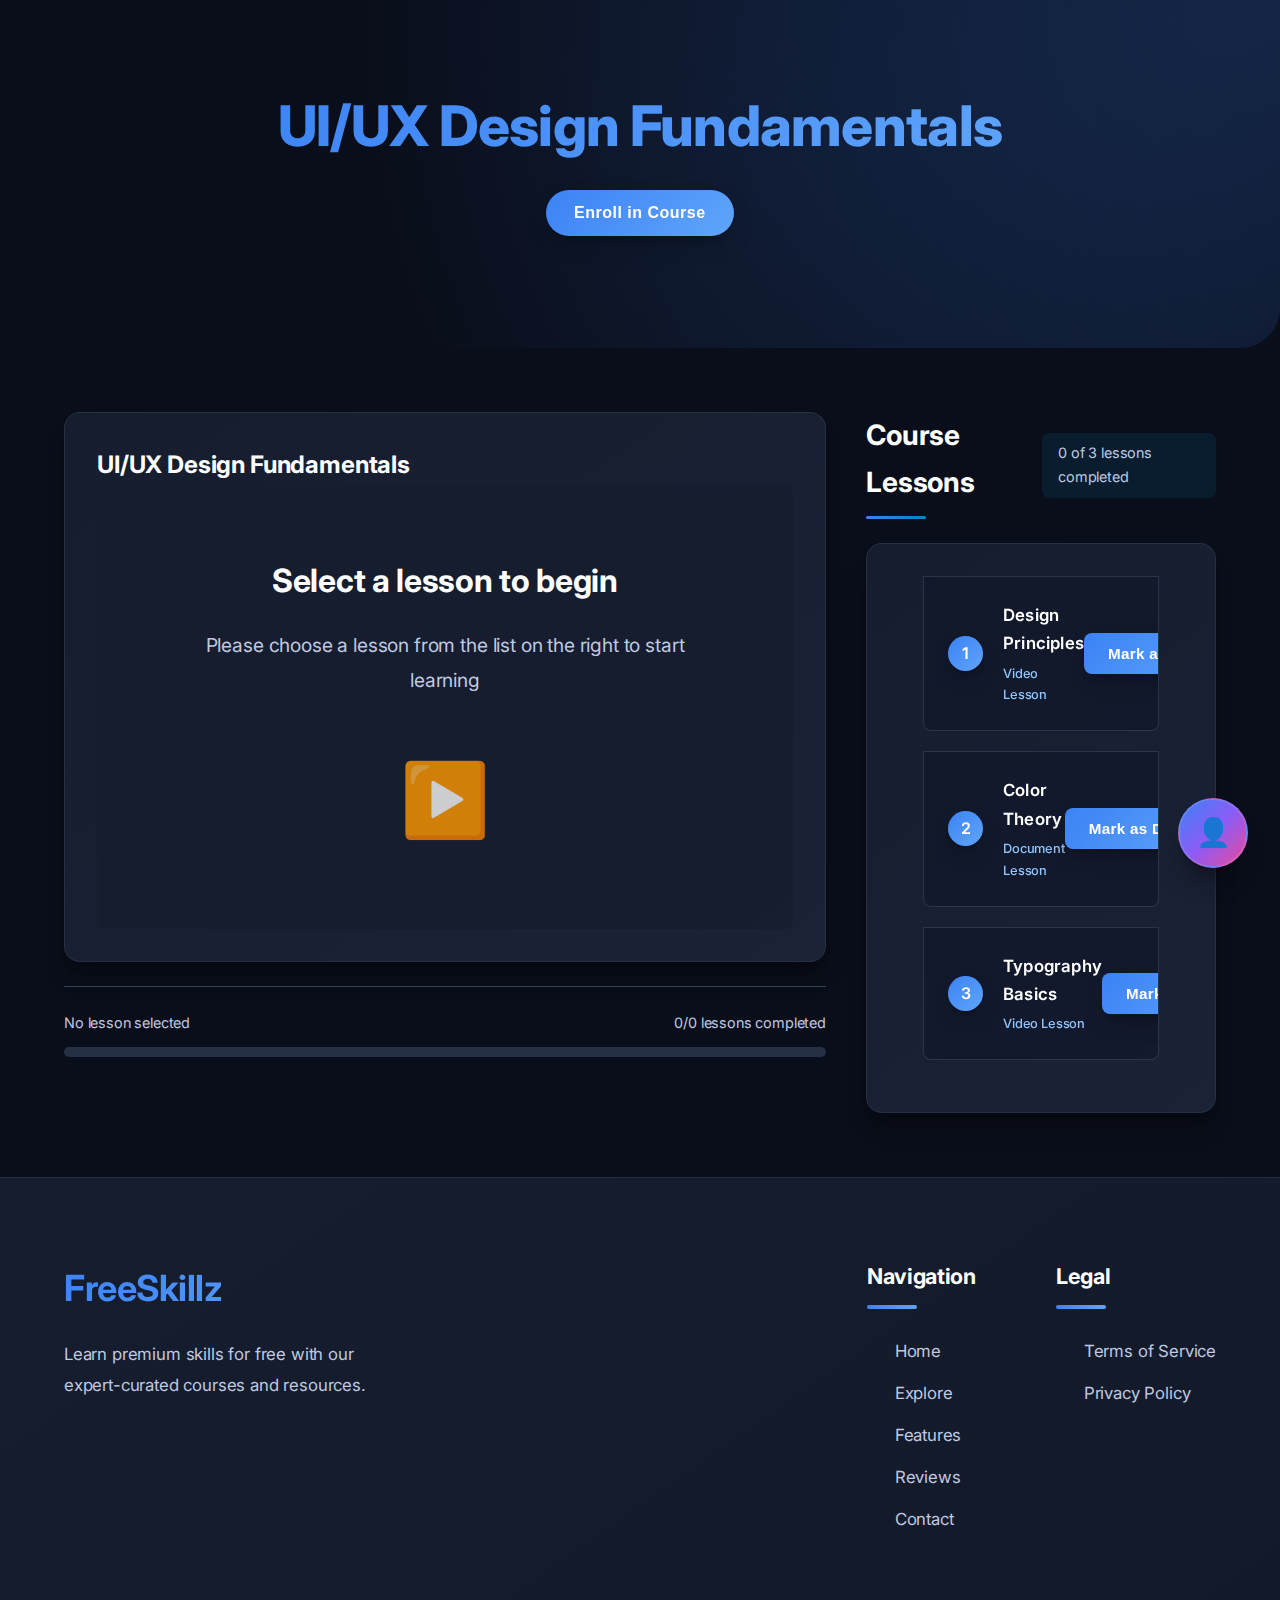
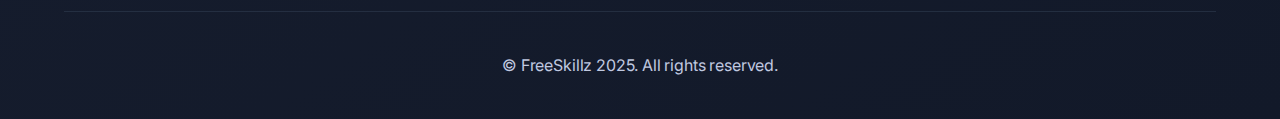
<file: design.html>
<!DOCTYPE html>
<html lang="en">
<head>
    <meta charset="UTF-8">
    <meta name="viewport" content="width=device-width, initial-scale=1.0">
    <title>UI/UX Design Fundamentals - FreeSkillz</title>
    <link rel="stylesheet" href="assets/css/style.css">
    <link href="https://fonts.googleapis.com/css2?family=Inter:wght@300;400;500;600;700;800&display=swap" rel="stylesheet">
    <script src="https://cdnjs.cloudflare.com/ajax/libs/gsap/3.12.2/gsap.min.js"></script>
</head>
<body>


    <!-- Login Modal -->
    <div id="login-modal" class="modal" style="display: none;">
        <div class="modal-content">
            <span class="close" onclick="closeLoginModal()">&times;</span>
            <h2>Log In</h2>
            <p>Enter your name to continue:</p>
            <input type="text" id="user-name-input" placeholder="Your Name" class="login-input">
            <button class="btn btn-primary" onclick="loginUser()">Log In</button>
        </div>
    </div>

    <!-- Course Header -->
    <section class="course-header">
        <div class="course-header-container">
            <h1 id="course-title">UI/UX Design Fundamentals</h1>
            <button id="enroll-btn" class="btn btn-primary" onclick="enrollInCourse('design')">Enroll in Course</button>
        </div>
    </section>

    <!-- Course Content Section -->
    <section class="course-content-section">
        <div class="container">
            <div class="course-layout">
                <!-- Player Section (Left) -->
                <div class="player-section">
                    <div class="player-container">
                        <!-- Course Title at the top of player -->
                        <h2 id="player-course-title" class="course-title-header">UI/UX Design Fundamentals</h2>
                        
                        <div id="player-placeholder" class="player-placeholder">
                            <div class="player-placeholder-content">
                                <h3>Select a lesson to begin</h3>
                                <p>Please choose a lesson from the list on the right to start learning</p>
                                <div class="player-placeholder-icon">▶️</div>
                            </div>
                        </div>
                        <iframe id="lesson-player" class="lesson-player" frameborder="0" 
                            allow="accelerometer; autoplay; clipboard-write; encrypted-media; gyroscope; picture-in-picture" 
                            allowfullscreen></iframe>
                        <div id="document-viewer" class="document-viewer" style="display: none;">
                            <h3 id="document-title">Document Lesson</h3>
                            <p>This is a document lesson. Please click the button below to access the document:</p>
                            <a id="document-link" href="#" target="_blank" class="btn btn-primary">View Document</a>
                        </div>
                    </div>
                    
                    <!-- Lesson Progress Tracker -->
                    <div class="lesson-progress">
                        <div class="progress-info">
                            <span id="current-lesson">No lesson selected</span>
                            <span id="lesson-counter">0/0 lessons completed</span>
                        </div>
                        <div class="progress-bar">
                            <div id="progress-fill" class="progress-fill"></div>
                        </div>
                    </div>
                </div>
                
                <!-- Lessons List (Right) -->
                <div class="lessons-section">
                    <div class="lessons-header">
                        <h2>Course Lessons</h2>
                        <div class="course-stats">
                            <span id="completed-count">0</span> of <span id="total-count">0</span> lessons completed
                        </div>
                    </div>
                    <div id="lessons-list" class="lessons-list-sidebar">
                        <!-- Lessons will be loaded dynamically -->
                    </div>
                </div>
            </div>
        </div>
    </section>

    <!-- Footer -->
    <footer class="footer">
        <div class="container">
            <div class="footer-content">
                <div class="footer-logo">
                    <h2>FreeSkillz</h2>
                    <p>Learn premium skills for free with our expert-curated courses and resources.</p>
                </div>
                <div class="footer-links">
                    <div class="footer-column">
                        <h4>Navigation</h4>
                        <ul>
                            <li><a href="index.html#home">Home</a></li>
                            <li><a href="index.html#explore">Explore</a></li>
                            <li><a href="index.html#features">Features</a></li>
                            <li><a href="index.html#reviews">Reviews</a></li>
                            <li><a href="index.html#contact">Contact</a></li>
                        </ul>
                    </div>
                    <div class="footer-column">
                        <h4>Legal</h4>
                        <ul>
                            <li><a href="#">Terms of Service</a></li>
                            <li><a href="#">Privacy Policy</a></li>
                        </ul>
                    </div>
                </div>
            </div>
            <div class="footer-bottom">
                <p>&copy; FreeSkillz 2025. All rights reserved.</p>
            </div>
        </div>
    </footer>

    <!-- Profile Button -->
    <div class="profile-button" onclick="window.location.href='profile.html'">
        <span>👤</span>
    </div>

    <script src="assets/js/data.js"></script>
    <script src="assets/js/app.js"></script>
    <script>
        // Load course details when page loads
        document.addEventListener('DOMContentLoaded', function() {
            checkLoginStatus(); // Check login status first
            loadCourseDetails();
        });
        
        // Load course details
        function loadCourseDetails() {
            const courseData = {
                "id": "design",
                "title": "UI/UX Design Fundamentals",
                "lessons": [
                    { "title": "Design Principles", "type": "video", "url": "https://www.youtube.com/embed/QeTbD3XEjhI" },
                    { "title": "Color Theory", "type": "doc", "url": "https://docs.google.com/document/d/1uWDPhFdwGxJioi5DkEGRQpXyJUQqvjZF/edit" },
                    { "title": "Typography Basics", "type": "video", "url": "https://www.youtube.com/embed/sByzHoiYFX0" }
                ]
            };
            
            // Update course title in player
            document.getElementById('player-course-title').textContent = courseData.title;
            
            // Update total lesson count
            document.getElementById('total-count').textContent = courseData.lessons.length;
            
            // Load lessons
            const lessonsList = document.getElementById('lessons-list');
            lessonsList.innerHTML = '';
            
            // Get completed lessons from localStorage
            const completedLessons = JSON.parse(localStorage.getItem(`completedLessons_${courseData.id}`) || '[]');
            
            // Update completed count
            document.getElementById('completed-count').textContent = completedLessons.length;
            
            // Update progress bar
            updateProgress(courseData.lessons.length, completedLessons.length);
            
            courseData.lessons.forEach((lesson, index) => {
                const lessonElement = document.createElement('div');
                lessonElement.className = 'lesson-item';
                lessonElement.setAttribute('data-lesson-index', index);
                
                // Check if lesson is completed
                const isCompleted = completedLessons.includes(index);
                const completedClass = isCompleted ? 'completed' : '';
                const completedText = isCompleted ? 'Completed' : 'Mark as Done';
                
                lessonElement.innerHTML = `
                    <div class="lesson-info ${completedClass}">
                        <div class="lesson-index">${index + 1}</div>
                        <div class="lesson-details">
                            <div class="lesson-title">${lesson.title}</div>
                            <div class="lesson-type">${lesson.type === 'video' ? 'Video Lesson' : 'Document Lesson'}</div>
                        </div>
                    </div>
                    <button class="btn-mark ${isCompleted ? 'completed' : ''}" onclick="markLessonAsDone('${courseData.id}', ${index}, this)">
                        ${completedText}
                    </button>
                `;
                
                // Add click event to load lesson
                lessonElement.addEventListener('click', function(e) {
                    if (!e.target.classList.contains('btn-mark')) {
                        loadLesson(lesson, index, courseData.lessons.length);
                    }
                });
                
                lessonsList.appendChild(lessonElement);
            });
        }
        
        // Load lesson in player
        function loadLesson(lesson, index, totalLessons) {
            const playerPlaceholder = document.getElementById('player-placeholder');
            const lessonPlayer = document.getElementById('lesson-player');
            const documentViewer = document.getElementById('document-viewer');
            const documentLink = document.getElementById('document-link');
            const documentTitle = document.getElementById('document-title');
            
            // Update current lesson info
            document.getElementById('current-lesson').textContent = `Lesson ${index + 1}: ${lesson.title}`;
            
            if (lesson.type === 'video') {
                playerPlaceholder.style.display = 'none';
                documentViewer.style.display = 'none';
                lessonPlayer.style.display = 'block';
                lessonPlayer.src = lesson.url;
            } else {
                playerPlaceholder.style.display = 'none';
                lessonPlayer.style.display = 'none';
                documentViewer.style.display = 'block';
                documentTitle.textContent = lesson.title;
                documentLink.href = lesson.url;
            }
            
            // Highlight selected lesson
            document.querySelectorAll('.lesson-item').forEach(item => {
                item.classList.remove('active');
            });
            document.querySelector(`.lesson-item[data-lesson-index="${index}"]`).classList.add('active');
            
            // Update lesson counter
            document.getElementById('lesson-counter').textContent = `${index + 1}/${totalLessons} lessons`;
        }
        
        // Mark lesson as done
        function markLessonAsDone(courseId, lessonIndex, button) {
            // Get completed lessons from localStorage
            let completedLessons = JSON.parse(localStorage.getItem(`completedLessons_${courseId}`) || '[]');
            
            // Check if lesson is already completed
            const isCompleted = completedLessons.includes(lessonIndex);
            
            if (isCompleted) {
                // Remove from completed lessons
                completedLessons = completedLessons.filter(index => index !== lessonIndex);
                button.textContent = 'Mark as Done';
                button.classList.remove('completed');
                
                // Update lesson info
                button.parentElement.querySelector('.lesson-info').classList.remove('completed');
            } else {
                // Add to completed lessons
                completedLessons.push(lessonIndex);
                button.textContent = 'Completed';
                button.classList.add('completed');
                
                // Update lesson info
                button.parentElement.querySelector('.lesson-info').classList.add('completed');
            }
            
            // Save to localStorage
            localStorage.setItem(`completedLessons_${courseId}`, JSON.stringify(completedLessons));
            
            // Update UI elements
            document.getElementById('completed-count').textContent = completedLessons.length;
            updateProgress(document.querySelectorAll('.lesson-item').length, completedLessons.length);
        }
        
        // Update progress bar
        function updateProgress(totalLessons, completedLessons) {
            const progressPercentage = totalLessons > 0 ? (completedLessons / totalLessons) * 100 : 0;
            document.getElementById('progress-fill').style.width = `${progressPercentage}%`;
        }
        
        // Enroll in a course
        function enrollInCourse(courseId) {
            // Check if user has already provided their name
            let userName = localStorage.getItem('userName');
            
            if (!userName) {
                userName = prompt('Please enter your name to enroll in this course:');
                if (!userName) return;
                localStorage.setItem('userName', userName);
            }
            
            // Get current enrollments
            let enrollments = JSON.parse(localStorage.getItem('enrollments') || '[]');
            
            // Add course to enrollments if not already enrolled
            if (!enrollments.includes(courseId)) {
                enrollments.push(courseId);
                localStorage.setItem('enrollments', JSON.stringify(enrollments));
                alert(`Successfully enrolled in the course! Welcome, ${userName}!`);
            } else {
                alert(`You are already enrolled in this course, ${userName}!`);
            }
        }
    </script>
</body>
</html>
</file>
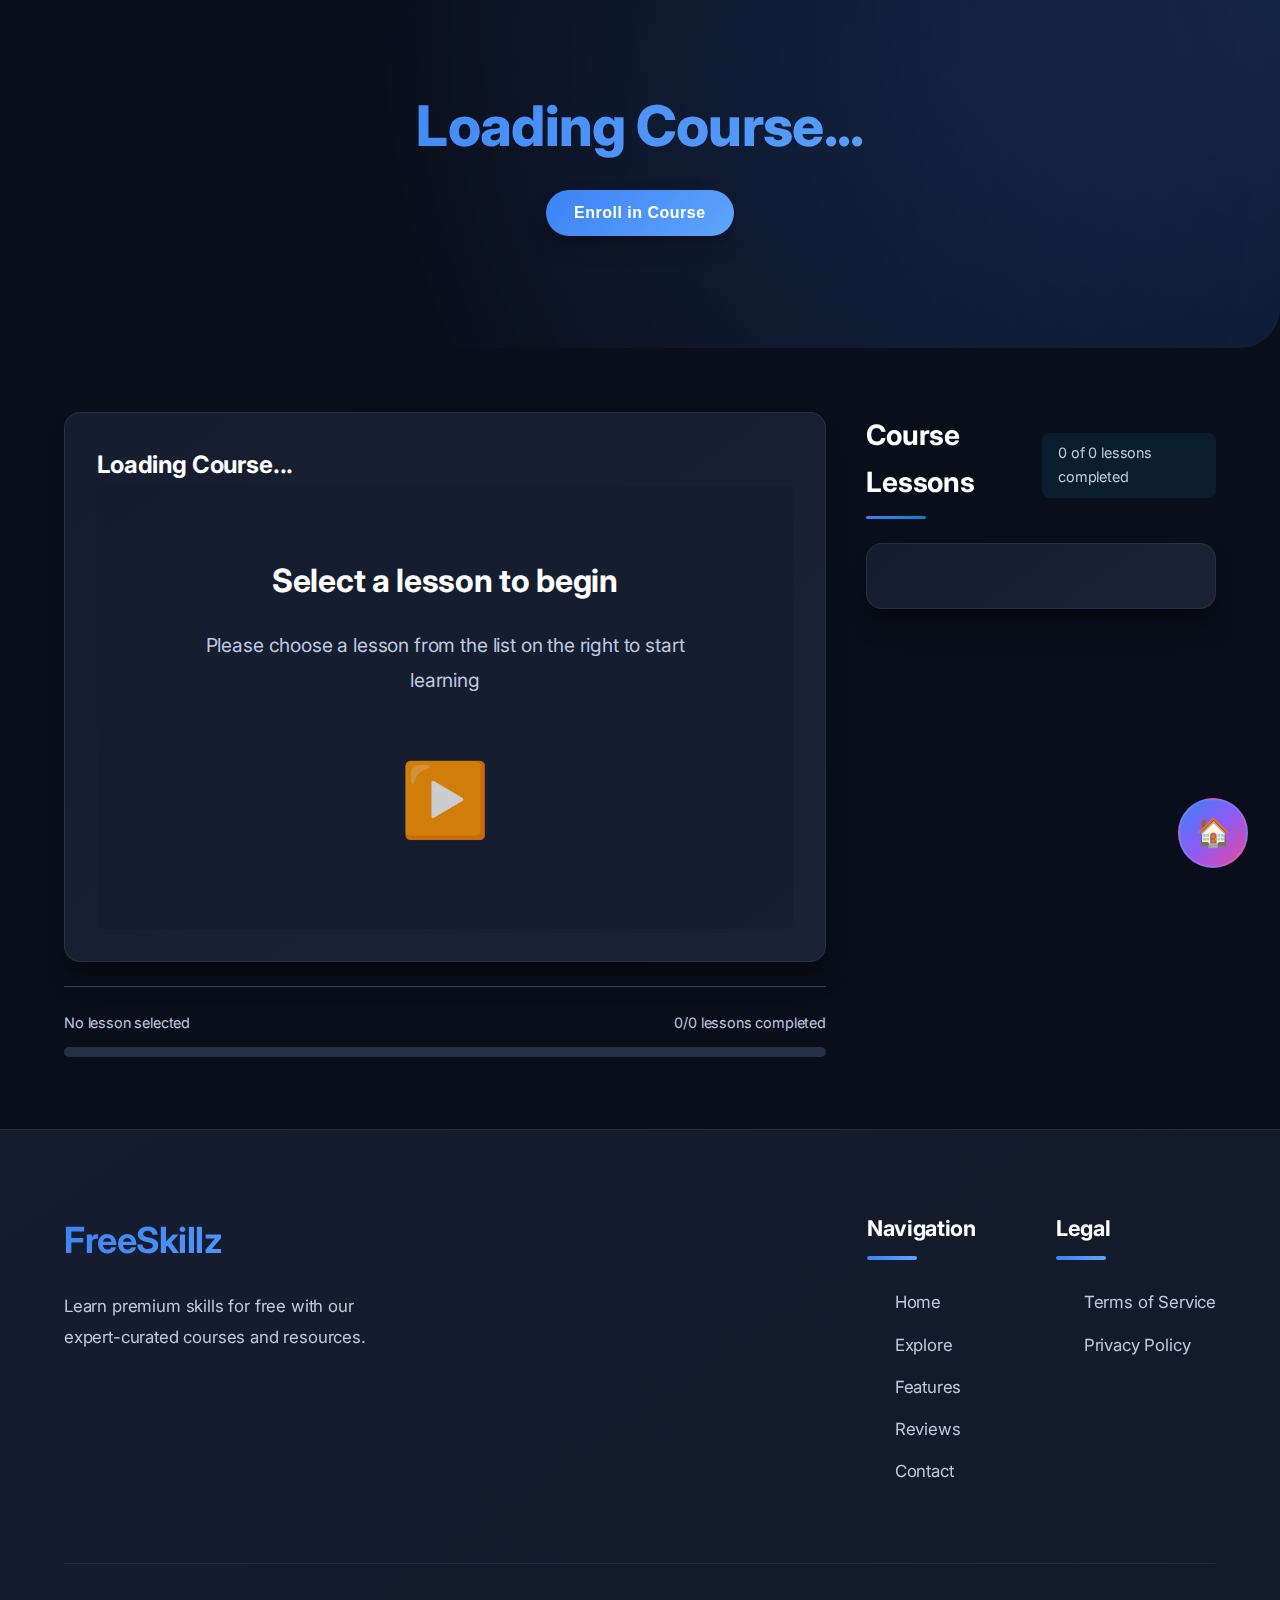
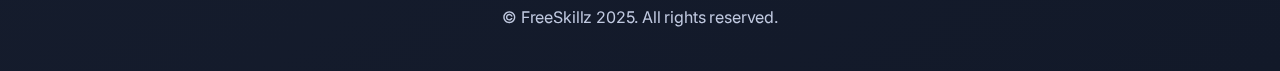
<file: python.html>
<!DOCTYPE html>
<html lang="en">
<head>
    <meta charset="UTF-8">
    <meta name="viewport" content="width=device-width, initial-scale=1.0">
    <title>Redirecting to Python for Everyone - FreeSkillz</title>
    <meta http-equiv="refresh" content="0; url=course.html?course=python">
</head>
<body>
    <p>If you are not redirected automatically, follow this <a href="course.html?course=python">link to the course</a>.</p>
</body>
</html>
</file>
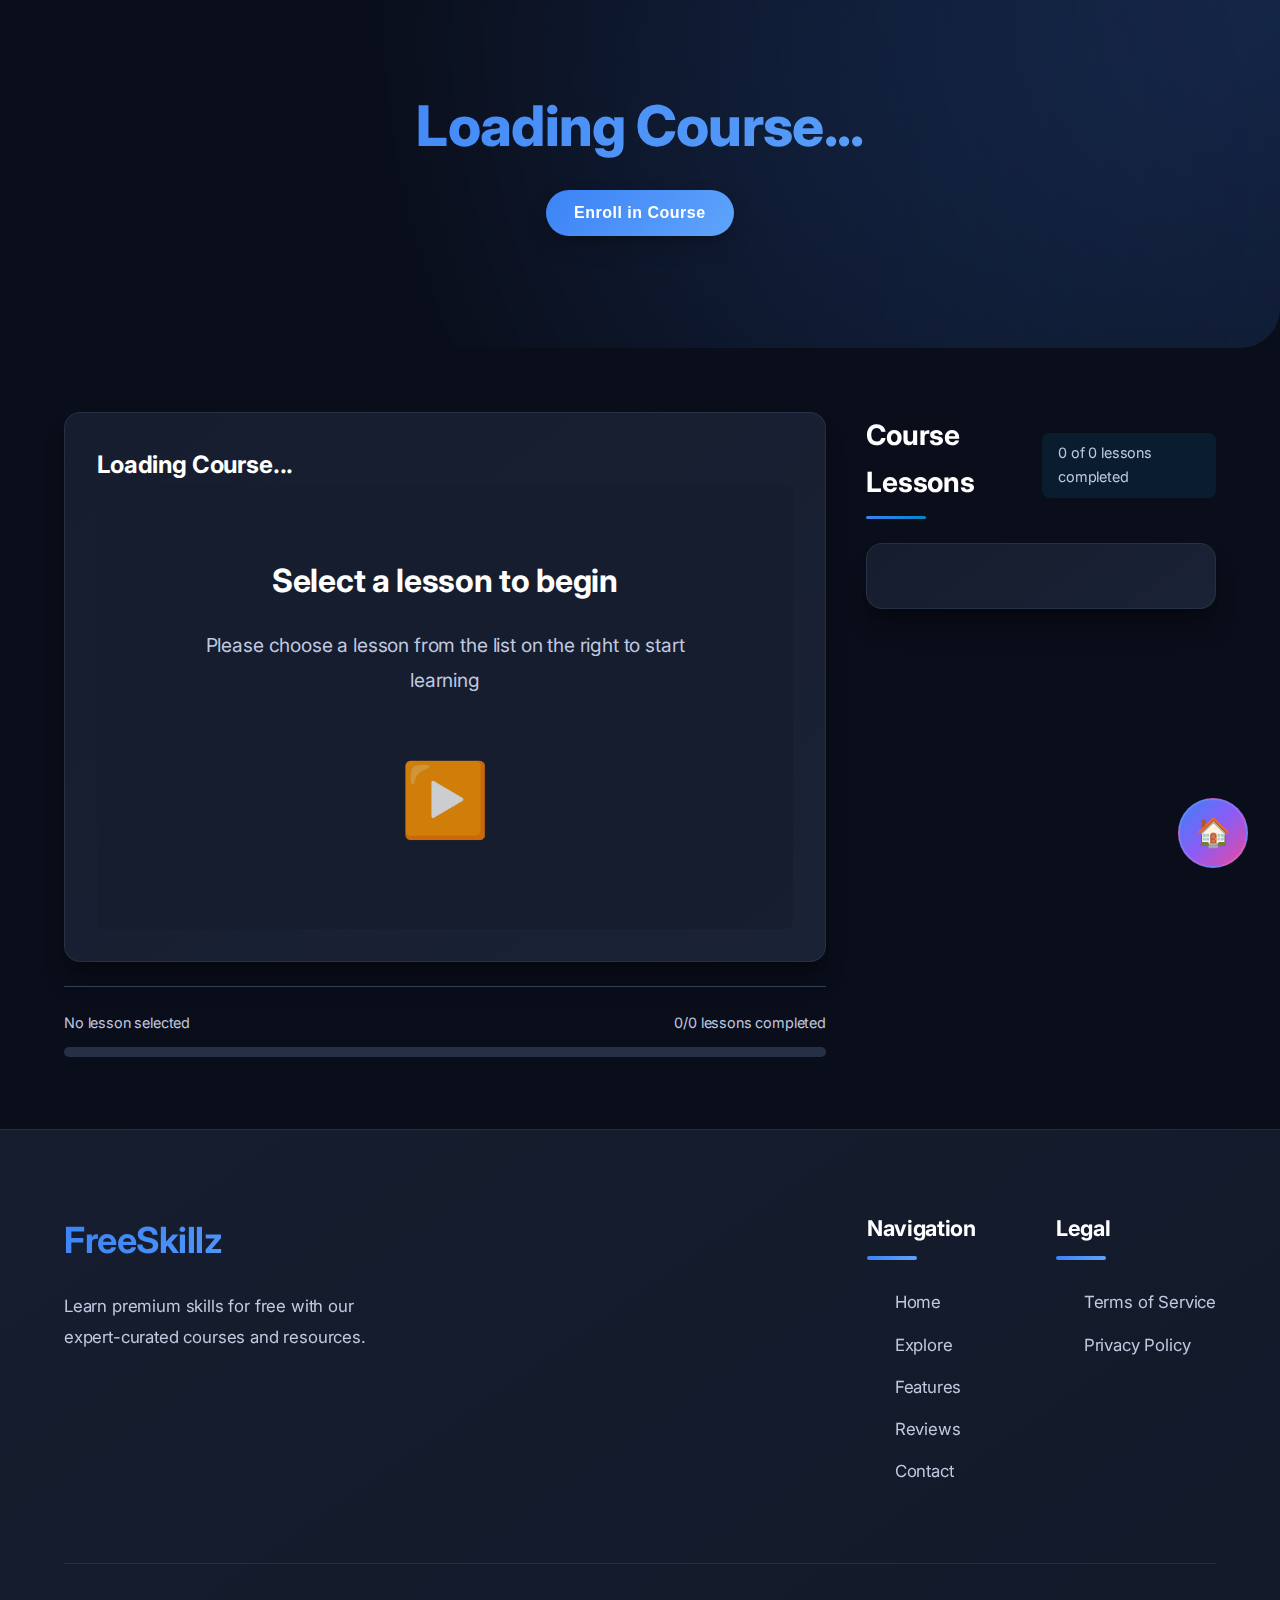
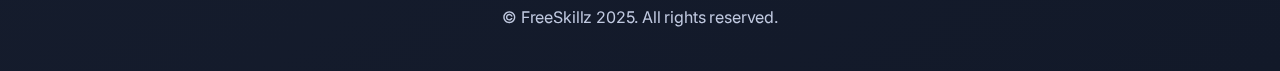
<file: webdev.html>
<!DOCTYPE html>
<html lang="en">
<head>
    <meta charset="UTF-8">
    <meta name="viewport" content="width=device-width, initial-scale=1.0">
    <title>Redirecting to Full Stack Web Development - FreeSkillz</title>
    <meta http-equiv="refresh" content="0; url=course.html?course=webdev">
</head>
<body>
    <p>If you are not redirected automatically, follow this <a href="course.html?course=webdev">link to the course</a>.</p>
</body>
</html>
</file>
<file: assets/css/style.css>
/* Base Styles - Dark Mode */
:root {
    --bg-dark: #0a0e1a;
    --bg-card: #161d2e;
    --bg-light: #253047;
    --text-primary: #ffffff;
    --text-secondary: #c0c9e0;
    --accent: #3b82f6;
    --accent-hover: #2563eb;
    --accent-light: #93c5fd;
    --success: #10b981;
    --warning: #f59e0b;
    --danger: #ef4444;
    --border: #334155;
    --shadow: 0 10px 25px -5px rgba(0, 0, 0, 0.25), 0 8px 10px -6px rgba(0, 0, 0, 0.2);
    --shadow-lg: 0 20px 25px -5px rgba(0, 0, 0, 0.3), 0 8px 10px -6px rgba(0, 0, 0, 0.25);
    --shadow-xl: 0 25px 50px -12px rgba(0, 0, 0, 0.4);
    --shadow-inner: inset 0 2px 4px 0 rgba(0, 0, 0, 0.06);
    --shadow-premium: 0 25px 50px -12px rgba(59, 130, 246, 0.25);
    --radius: 1rem;
    --radius-sm: 0.5rem;
    --transition: all 0.4s cubic-bezier(0.22, 0.61, 0.36, 1);
    --transition-fast: all 0.2s cubic-bezier(0.22, 0.61, 0.36, 1);
    --gradient-primary: linear-gradient(135deg, var(--accent), #60a5fa);
    --gradient-secondary: linear-gradient(135deg, #8b5cf6, #ec4899);
    --gradient-accent: linear-gradient(135deg, var(--accent), #818cf8);
    --gradient-premium: linear-gradient(135deg, #3b82f6, #8b5cf6, #ec4899);
}

html {
    scroll-behavior: smooth;
}

* {
    margin: 0;
    padding: 0;
    box-sizing: border-box;
}

::-webkit-scrollbar {
    width: 8px;
}

::-webkit-scrollbar-track {
    background: var(--bg-dark);
}

::-webkit-scrollbar-thumb {
    background: var(--gradient-primary);
    border-radius: 4px;
}

::-webkit-scrollbar-thumb:hover {
    background: var(--gradient-premium);
}

body {
    font-family: 'Inter', sans-serif;
    background-color: var(--bg-dark);
    color: var(--text-primary);
    line-height: 1.7;
    overflow-x: hidden;
    font-size: 16px;
    font-weight: 400;
    letter-spacing: -0.01em;
}

.container {
    max-width: 1200px;
    margin: 0 auto;
    padding: 0 1.5rem;
}

.btn {
    display: inline-flex;
    align-items: center;
    justify-content: center;
    padding: 0.875rem 1.75rem;
    border-radius: 50px; /* More curved buttons */
    font-weight: 600;
    font-size: 1rem;
    cursor: pointer;
    transition: var(--transition);
    border: none;
    text-decoration: none;
    text-align: center;
    position: relative;
    overflow: hidden;
    letter-spacing: 0.5px;
    box-shadow: var(--shadow);
    transform: translateY(0);
    will-change: transform, box-shadow;
}

.btn::before {
    content: '';
    position: absolute;
    top: 0;
    left: -100%;
    width: 100%;
    height: 100%;
    background: linear-gradient(90deg, transparent, rgba(255, 255, 255, 0.2), transparent);
    transition: 0.5s;
}

.btn:hover::before {
    left: 100%;
}

.btn:hover {
    transform: translateY(-3px);
    box-shadow: var(--shadow-lg);
}

.btn-primary {
    background: var(--gradient-primary);
    color: var(--text-primary);
    box-shadow: var(--shadow);
}

.btn-primary:hover {
    background: var(--gradient-accent);
    transform: translateY(-5px);
    box-shadow: var(--shadow-xl);
}

.btn-outline {
    background-color: transparent;
    color: var(--accent);
    border: 2px solid var(--accent);
}

.btn-outline:hover {
    background-color: var(--accent);
    color: var(--text-primary);
    transform: translateY(-5px);
    box-shadow: var(--shadow-xl);
}

.btn-secondary {
    background: var(--gradient-secondary);
    color: var(--text-primary);
    box-shadow: var(--shadow);
}

.btn-secondary:hover {
    transform: translateY(-5px);
    box-shadow: var(--shadow-xl);
}

.text-center {
    text-align: center;
}

.section-padding {
    padding: 6rem 0;
}

.animate-fade-in {
    opacity: 0;
    animation: fadeIn 0.8s ease-out forwards;
}

@keyframes fadeIn {
    to {
        opacity: 1;
        transform: translateY(0);
    }
}

.animate-slide-up {
    opacity: 0;
    transform: translateY(20px);
    animation: slideUp 0.8s ease-out forwards;
}

@keyframes slideUp {
    to {
        opacity: 1;
        transform: translateY(0);
    }
}

/* Hero Section - Dark Mode */
.hero {
    padding: 6rem 0 8rem;
    background: radial-gradient(circle at top right, rgba(59, 130, 246, 0.15) 0%, rgba(10, 14, 26, 1) 70%);
    text-align: center;
    position: relative;
    overflow: hidden;
    border-radius: 0 0 40px 40px; /* Curved bottom corners */
}

.hero::before {
    content: '';
    position: absolute;
    top: -50%;
    left: -50%;
    width: 200%;
    height: 200%;
    background: radial-gradient(circle, rgba(59, 130, 246, 0.2) 0%, transparent 70%);
    animation: rotate 25s linear infinite;
    z-index: -1;
}

@keyframes rotate {
    from { transform: rotate(0deg); }
    to { transform: rotate(360deg); }
}

.hero-container {
    max-width: 900px;
    margin: 0 auto;
    padding: 0 2rem;
    position: relative;
    z-index: 1;
}

.hero-title {
    font-size: 4rem;
    font-weight: 800;
    margin-bottom: 1.75rem;
    line-height: 1.1;
    background: var(--gradient-primary);
    -webkit-background-clip: text;
    -webkit-text-fill-color: transparent;
    background-clip: text;
    animation: fadeInDown 1s ease-out;
    letter-spacing: -1.5px;
    word-spacing: 2px;
}

@keyframes fadeInDown {
    from {
        opacity: 0;
        transform: translateY(-30px);
    }
    to {
        opacity: 1;
        transform: translateY(0);
    }
}

.hero-subtext {
    font-size: 1.5rem;
    margin-bottom: 3rem;
    color: var(--text-secondary);
    max-width: 750px;
    margin-left: auto;
    margin-right: auto;
    animation: fadeInUp 1s ease-out 0.3s forwards;
    opacity: 0;
    line-height: 1.75;
    letter-spacing: -0.02em;
}

@keyframes fadeInUp {
    from {
        opacity: 0;
        transform: translateY(30px) rotate(2deg);
    }
    to {
        opacity: 1;
        transform: translateY(0) rotate(0deg);
    }
}

.hero-buttons {
    display: flex;
    justify-content: center;
    gap: 1.75rem;
    margin-bottom: 5rem;
    flex-wrap: wrap;
    animation: fadeIn 1s ease-out 0.6s forwards;
    opacity: 0;
}

.hero-stats {
    display: flex;
    justify-content: center;
    gap: 5rem;
    flex-wrap: wrap;
    animation: fadeIn 1s ease-out 0.9s forwards;
    opacity: 0;
}

.stat {
    text-align: center;
    padding: 1.5rem;
    border-radius: 20px; /* More curved borders */
    background: rgba(22, 29, 46, 0.6);
    backdrop-filter: blur(10px);
    box-shadow: var(--shadow);
    transition: var(--transition);
    opacity: 0;
    transform: translateY(20px);
}

.stat:nth-child(1) { animation: slideUp 0.5s ease-out 0.9s forwards; }
.stat:nth-child(2) { animation: slideUp 0.5s ease-out 1.0s forwards; }
.stat:nth-child(3) { animation: slideUp 0.5s ease-out 1.1s forwards; }
.stat:nth-child(4) { animation: slideUp 0.5s ease-out 1.2s forwards; }

.stat:hover {
    transform: translateY(-8px);
    box-shadow: var(--shadow-xl), var(--shadow-premium);
    background: rgba(59, 130, 246, 0.15);
    border: 1px solid rgba(59, 130, 246, 0.3);
}

.stat-number {
    display: block;
    font-size: 3rem;
    font-weight: 800;
    color: var(--accent);
    margin-bottom: 0.75rem;
    text-shadow: 0 0 30px rgba(59, 130, 246, 0.5);
    background: var(--gradient-primary);
    -webkit-background-clip: text;
    -webkit-text-fill-color: transparent;
    background-clip: text;
    animation: gradientShift 3s ease infinite;
    background-size: 200% 200%;
}

.stat-label {
    display: block;
    color: var(--text-secondary);
    font-size: 1.1rem;
    font-weight: 500;
    letter-spacing: 0.5px;
}

/* Courses Section - Dark Mode */
.courses {
    padding: 6rem 0;
    background-color: var(--bg-dark);
}

.section-title {
    text-align: center;
    font-size: 2.75rem;
    font-weight: 800;
    margin-bottom: 1.75rem;
    color: var(--text-primary);
    position: relative;
    letter-spacing: -0.75px;
    animation: fadeInUp 0.8s ease-out;
    word-spacing: 1px;
}

.section-title::after {
    content: '';
    display: block;
    width: 100px;
    height: 5px;
    background: var(--gradient-primary);
    margin: 1.25rem auto;
    border-radius: 3px;
    animation: expandWidth 1s ease-out;
}

@keyframes expandWidth {
    from { width: 0; }
    to { width: 100px; }
}

.section-subtitle {
    text-align: center;
    font-size: 1.5rem;
    font-weight: 600;
    margin-bottom: 1rem;
    color: var(--accent);
}

.section-description {
    text-align: center;
    max-width: 750px;
    margin: 0 auto 4.5rem;
    color: var(--text-secondary);
    font-size: 1.25rem;
    line-height: 1.8;
    animation: fadeIn 1s ease-out;
    letter-spacing: -0.01em;
}

/* Explore Section */
.explore {
    padding: 6rem 0;
    background-color: var(--bg-dark);
}

.explore-controls {
    display: flex;
    gap: 1.5rem;
    margin-bottom: 3rem;
    flex-wrap: wrap;
    justify-content: center;
    animation: fadeIn 1s ease-out;
}

.search-input, .category-filter {
    padding: 1rem 1.5rem;
    border-radius: 50px; /* More curved borders */
    border: 1px solid var(--border);
    background-color: var(--bg-card);
    color: var(--text-primary);
    font-family: 'Inter', sans-serif;
    font-size: 1rem;
    transition: var(--transition);
    min-width: 250px;
    box-shadow: var(--shadow);
    transition: all 0.3s cubic-bezier(0.22, 0.61, 0.36, 1);
}

.search-input {
    flex: 1;
    max-width: 500px;
}

.search-input:focus, .category-filter:focus {
    outline: none;
    border-color: var(--accent);
    box-shadow: 0 0 0 3px rgba(14, 165, 233, 0.2);
    transform: scale(1.02);
}

.search-input:hover, .category-filter:hover {
    transform: translateY(-3px);
    box-shadow: var(--shadow-lg);
}

.courses-grid {
    display: grid;
    grid-template-columns: repeat(auto-fit, minmax(300px, 1fr)); /* Smaller minimum size */
    gap: 1.5rem; /* Reduced gap */
    animation: fadeIn 1s ease-out;
}

.course-card:nth-child(1) { animation: fadeInUpCurved 0.5s ease-out 0.1s forwards; }
.course-card:nth-child(2) { animation: fadeInUpCurved 0.5s ease-out 0.2s forwards; }
.course-card:nth-child(3) { animation: fadeInUpCurved 0.5s ease-out 0.3s forwards; }
.course-card:nth-child(4) { animation: fadeInUpCurved 0.5s ease-out 0.4s forwards; }
.course-card:nth-child(5) { animation: fadeInUpCurved 0.5s ease-out 0.5s forwards; }
.course-card:nth-child(6) { animation: fadeInUpCurved 0.5s ease-out 0.6s forwards; }

.course-card {
    background: linear-gradient(145deg, var(--bg-card), #1a2236);
    border-radius: 20px; /* More curved borders */
    overflow: hidden;
    box-shadow: var(--shadow);
    transition: all 0.5s cubic-bezier(0.22, 0.61, 0.36, 1);
    border: 1px solid rgba(51, 65, 85, 0.5);
    transform: translateY(0);
    position: relative;
    z-index: 1;
    opacity: 0;
}

.course-card::before {
    content: '';
    position: absolute;
    top: 0;
    left: 0;
    width: 100%;
    height: 100%;
    background: linear-gradient(135deg, rgba(59, 130, 246, 0.05), transparent);
    z-index: -1;
    opacity: 0;
    transition: var(--transition);
    border-radius: 20px; /* Match card border radius */
}

.course-card:hover::before {
    opacity: 1;
    transform: scale(1.05);
}

.course-card:hover {
    transform: translateY(-15px) scale(1.03);
    box-shadow: var(--shadow-xl), var(--shadow-premium);
    border-color: rgba(59, 130, 246, 0.6);
}

.course-image {
    height: 180px; /* Reduced height for smaller cards */
    overflow: hidden;
    position: relative;
    border-radius: 20px 20px 0 0; /* Curved top corners */
}

.course-image img {
    width: 100%;
    height: 100%;
    object-fit: cover;
    transition: var(--transition);
}

.course-card:hover .course-image img {
    transform: scale(1.08);
}

.course-content {
    padding: 1.5rem; /* Reduced padding */
    box-shadow: var(--shadow-inner);
    border-radius: 0 0 20px 20px;
}

.course-content h3 {
    font-size: 1.4rem; /* Smaller font size */
    font-weight: 700;
    margin-bottom: 1rem; /* Reduced margin */
    color: var(--text-primary);
    letter-spacing: -0.4px;
    word-spacing: 0.5px;
}

.course-content p {
    color: var(--text-secondary);
    margin-bottom: 1.25rem; /* Reduced margin */
    font-size: 0.95rem; /* Smaller font size */
    line-height: 1.7;
    letter-spacing: -0.01em;
}

.course-meta {
    display: flex;
    gap: 0.75rem; /* Reduced gap */
    margin-bottom: 1.25rem; /* Reduced margin */
    flex-wrap: wrap;
}

.course-category, .course-level {
    background: rgba(59, 130, 246, 0.15);
    color: var(--accent-light);
    padding: 0.5rem 1rem; /* Reduced padding */
    border-radius: 50px; /* More curved borders */
    font-size: 0.8rem; /* Smaller font size */
    font-weight: 500;
    letter-spacing: 0.3px;
    transition: var(--transition);
    animation: fadeIn 0.5s ease-out;
}

.course-category:hover, .course-level:hover {
    background: rgba(59, 130, 246, 0.35);
    transform: translateY(-3px);
    box-shadow: 0 5px 15px rgba(59, 130, 246, 0.2);
}

/* Features Section - Dark Mode */
.features {
    padding: 6rem 0;
    background: linear-gradient(135deg, rgba(30, 41, 59, 0.8) 0%, var(--bg-dark) 100%);
    position: relative;
    overflow: hidden;
}

.features::before {
    content: '';
    position: absolute;
    top: 0;
    left: 0;
    width: 100%;
    height: 100%;
    background: radial-gradient(circle at center, rgba(14, 165, 233, 0.05) 0%, transparent 70%);
    z-index: -1;
}

.features-grid {
    display: grid;
    grid-template-columns: repeat(auto-fit, minmax(300px, 1fr));
    gap: 2.5rem;
}

.feature-card {
    opacity: 0;
    transform: translateY(20px);
}

.feature-card:nth-child(1) { animation: slideUp 0.6s ease-out 0.1s forwards; }
.feature-card:nth-child(2) { animation: slideUp 0.6s ease-out 0.2s forwards; }
.feature-card:nth-child(3) { animation: slideUp 0.6s ease-out 0.3s forwards; }
.feature-card:nth-child(4) { animation: slideUp 0.6s ease-out 0.4s forwards; }
.feature-card:nth-child(5) { animation: slideUp 0.6s ease-out 0.5s forwards; }
.feature-card:nth-child(6) { animation: slideUp 0.6s ease-out 0.6s forwards; }

.feature-card {
    background: linear-gradient(145deg, var(--bg-card), #1a2236);
    padding: 3rem;
    border-radius: 20px; /* More curved */
    box-shadow: var(--shadow);
    transition: var(--transition);
    border: 1px solid rgba(51, 65, 85, 0.5);
    text-align: center;
    position: relative;
    overflow: hidden;
    z-index: 1;
    box-shadow: var(--shadow-inner), var(--shadow);
}

.feature-card::before {
    content: '';
    position: absolute;
    top: 0;
    left: 0;
    width: 100%;
    height: 0;
    background: linear-gradient(135deg, rgba(59, 130, 246, 0.15), transparent);
    transition: var(--transition);
    z-index: -1;
}

.feature-card:hover::before {
    height: 100%;
}

.feature-card:hover {
    transform: translateY(-10px);
    box-shadow: var(--shadow-xl), var(--shadow-premium);
    border-color: rgba(59, 130, 246, 0.6);
}

.feature-icon {
    font-size: 3.5rem;
    margin-bottom: 1.75rem;
    color: var(--accent);
    text-shadow: 0 0 30px rgba(59, 130, 246, 0.5);
    transition: var(--transition);
    animation: float 4s ease-in-out infinite;
}

.feature-card:hover .feature-icon {
    transform: scale(1.1);
}

.feature-card h3 {
    font-size: 1.75rem;
    font-weight: 700;
    margin-bottom: 1.25rem;
    color: var(--text-primary);
    letter-spacing: -0.4px;
    word-spacing: 0.5px;
}

.feature-card p {
    color: var(--text-secondary);
    font-size: 1.15rem;
    line-height: 1.8;
    letter-spacing: -0.01em;
}

/* Testimonials Section - Dark Mode */
.testimonials {
    padding: 6rem 0;
    background-color: var(--bg-dark);
}

.testimonials-grid {
    display: grid;
    grid-template-columns: repeat(auto-fit, minmax(350px, 1fr));
    gap: 2.5rem;
}

.testimonial-card {
    opacity: 0;
    transform: translateY(20px);
}

.testimonial-card:nth-child(1) { animation: slideUp 0.6s ease-out 0.1s forwards; }
.testimonial-card:nth-child(2) { animation: slideUp 0.6s ease-out 0.2s forwards; }
.testimonial-card:nth-child(3) { animation: slideUp 0.6s ease-out 0.3s forwards; }
.testimonial-card:nth-child(4) { animation: slideUp 0.6s ease-out 0.4s forwards; }

.testimonial-card {
    background: linear-gradient(145deg, var(--bg-card), #1a2236);
    padding: 3rem;
    border-radius: 20px; /* More curved */
    box-shadow: var(--shadow);
    border: 1px solid rgba(51, 65, 85, 0.5);
    position: relative;
    transition: var(--transition);
    box-shadow: var(--shadow-inner), var(--shadow);
}

.testimonial-card:hover {
    transform: translateY(-10px);
    box-shadow: var(--shadow-xl), var(--shadow-premium);
    border-color: rgba(59, 130, 246, 0.6);
}

.testimonial-card::before {
    content: '"';
    position: absolute;
    top: 25px;
    left: 25px;
    font-size: 6rem;
    color: rgba(59, 130, 246, 0.1);
    font-family: Georgia, serif;
    line-height: 1;
    font-weight: bold;
}

.rating {
    color: #fbbf24;
    font-size: 1.75rem;
    margin-bottom: 1.75rem;
}

.testimonial-card p {
    color: var(--text-secondary);
    font-style: italic;
    margin-bottom: 2rem;
    font-size: 1.2rem;
    line-height: 1.85;
    position: relative;
    z-index: 1;
    letter-spacing: -0.01em;
}

.testimonial-author {
    display: flex;
    align-items: center;
}

.author-name {
    font-weight: 700;
    color: var(--text-primary);
    font-size: 1.2rem;
    letter-spacing: 0.3px;
}

/* FAQ Section - Dark Mode */
.faq {
    padding: 6rem 0;
    background: linear-gradient(135deg, rgba(30, 41, 59, 0.8) 0%, var(--bg-dark) 100%);
}

.faq-container {
    max-width: 800px;
    margin: 0 auto;
}

.faq-list {
    margin-top: 3rem;
}

/* Enhanced FAQ Styles */
.faq-item {
    margin-bottom: 1.75rem;
    border: 1px solid rgba(51, 65, 85, 0.5);
    border-radius: 20px; /* More curved borders */
    overflow: hidden;
    background: linear-gradient(145deg, var(--bg-card), #1a2236);
    transition: var(--transition);
    box-shadow: var(--shadow);
    position: relative;
    opacity: 0;
    transform: translateY(20px);
}

.faq-item:nth-child(1) { animation: slideUp 0.5s ease-out 0.1s forwards; }
.faq-item:nth-child(2) { animation: slideUp 0.5s ease-out 0.2s forwards; }
.faq-item:nth-child(3) { animation: slideUp 0.5s ease-out 0.3s forwards; }
.faq-item:nth-child(4) { animation: slideUp 0.5s ease-out 0.4s forwards; }
.faq-item:nth-child(5) { animation: slideUp 0.5s ease-out 0.5s forwards; }

.faq-item::before {
    content: '';
    position: absolute;
    top: 0;
    left: 0;
    width: 100%;
    height: 100%;
    background: linear-gradient(135deg, rgba(59, 130, 246, 0.05), transparent);
    z-index: -1;
    opacity: 0;
    transition: var(--transition);
}

.faq-item:hover::before {
    opacity: 1;
}

.faq-item:hover {
    border-color: rgba(59, 130, 246, 0.4);
    transform: translateY(-3px);
    box-shadow: var(--shadow-lg);
}

.faq-question {
    background: rgba(22, 29, 46, 0.8);
    padding: 2rem;
    font-size: 1.3rem;
    font-weight: 600;
    cursor: pointer;
    display: flex;
    justify-content: space-between;
    align-items: center;
    transition: var(--transition);
    letter-spacing: -0.2px;
}

.faq-question:hover {
    background: rgba(59, 130, 246, 0.1);
}

.faq-toggle {
    font-size: 2.25rem;
    color: var(--accent);
    transition: var(--transition);
    font-weight: 300;
    width: 30px;
    height: 30px;
    display: flex;
    align-items: center;
    justify-content: center;
}

.faq-question.active .faq-toggle {
    transform: rotate(45deg);
}

.faq-answer {
    padding: 0 2rem;
    max-height: 0;
    overflow: hidden;
    transition: max-height 0.4s ease, padding 0.4s ease;
    background: linear-gradient(145deg, var(--bg-card), #1a2236);
}

.faq-answer.open {
    padding: 2rem;
    max-height: 1000px;
}

.faq-answer p {
    color: var(--text-secondary);
    font-size: 1.15rem;
    line-height: 1.85;
    letter-spacing: -0.01em;
}

/* Contact Section - Dark Mode */
.contact {
    padding: 6rem 0;
    background-color: var(--bg-dark);
}

.contact-form {
    max-width: 750px;
    margin: 0 auto;
    background: linear-gradient(145deg, var(--bg-card), #1a2236);
    padding: 3.5rem;
    border-radius: var(--radius);
    box-shadow: var(--shadow-lg);
    border: 1px solid rgba(51, 65, 85, 0.5);
}

.form-group {
    margin-bottom: 2rem;
}

.contact-form input,
.contact-form textarea {
    width: 100%;
    padding: 1.5rem;
    border-radius: 50px; /* More curved borders */
    border: 1px solid rgba(51, 65, 85, 0.7);
    background: rgba(15, 23, 42, 0.7);
    color: var(--text-primary);
    font-family: 'Inter', sans-serif;
    font-size: 1.05rem;
    transition: var(--transition);
    backdrop-filter: blur(5px);
    transition: all 0.3s cubic-bezier(0.22, 0.61, 0.36, 1);
    letter-spacing: -0.01em;
}

.contact-form input:focus,
.contact-form textarea:focus {
    outline: none;
    border-color: var(--accent);
    box-shadow: 0 0 0 4px rgba(59, 130, 246, 0.3);
}

.contact-form input:hover,
.contact-form textarea:hover {
    transform: translateY(-3px);
    box-shadow: var(--shadow-lg);
}

.contact-form textarea {
    min-height: 180px;
    resize: vertical;
}

/* Footer - Dark Mode */
.footer {
    background: linear-gradient(145deg, var(--bg-card), #121929);
    color: var(--text-secondary);
    padding: 5rem 0 2.5rem;
    border-top: 1px solid rgba(51, 65, 85, 0.5);
}

.footer-content {
    display: flex;
    justify-content: space-between;
    flex-wrap: wrap;
    gap: 4rem;
    margin-bottom: 4rem;
}

.footer-logo h2 {
    font-size: 2.25rem;
    margin-bottom: 1.25rem;
    background: var(--gradient-primary);
    -webkit-background-clip: text;
    -webkit-text-fill-color: transparent;
    background-clip: text;
    letter-spacing: -0.5px;
}

.footer-logo p {
    color: var(--text-secondary);
    max-width: 320px;
    line-height: 1.85;
    font-size: 1.05rem;
    letter-spacing: -0.01em;
}

.footer-links {
    display: flex;
    gap: 5rem;
}

.footer-column h4 {
    color: var(--text-primary);
    margin-bottom: 1.75rem;
    font-size: 1.35rem;
    font-weight: 700;
    position: relative;
    padding-bottom: 0.85rem;
    letter-spacing: -0.3px;
}

.footer-column h4::after {
    content: '';
    position: absolute;
    bottom: 0;
    left: 0;
    width: 50px;
    height: 4px;
    background: var(--gradient-primary);
    border-radius: 3px;
}

.footer-column ul {
    list-style: none;
}

.footer-column ul li {
    margin-bottom: 0.85rem;
}

.footer-column ul li a {
    color: var(--text-secondary);
    text-decoration: none;
    transition: var(--transition);
    display: flex;
    align-items: center;
    font-size: 1.05rem;
    letter-spacing: -0.01em;
}

.footer-column ul li a:hover {
    color: var(--accent-light);
    transform: translateX(7px);
}

.footer-column ul li a::before {
    content: '→';
    margin-right: 0.75rem;
    opacity: 0;
    transition: var(--transition);
    color: var(--accent);
}

.footer-column ul li a:hover::before {
    opacity: 1;
}

.footer-bottom {
    border-top: 1px solid rgba(51, 65, 85, 0.5);
    padding-top: 2.5rem;
    text-align: center;
    color: var(--text-secondary);
    font-size: 1rem;
}

/* Profile Button */
.profile-button {
    position: fixed;
    bottom: 2rem;
    right: 2rem;
    background: var(--gradient-premium);
    width: 70px;
    height: 70px;
    border-radius: 50%;
    display: flex;
    align-items: center;
    justify-content: center;
    cursor: pointer;
    box-shadow: var(--shadow-lg);
    z-index: 100;
    font-size: 1.75rem;
    color: var(--text-primary);
    transition: var(--transition);
    border: none;
    animation: pulse 3s ease-in-out infinite;
    backdrop-filter: blur(10px);
    border: 2px solid rgba(255, 255, 255, 0.1);
}

.profile-button:hover {
    transform: scale(1.15) rotate(15deg);
    box-shadow: 0 0 40px rgba(139, 92, 246, 0.7);
}

/* Course Header */
.course-header {
    padding: 6rem 0 7rem;
    background: radial-gradient(circle at top right, rgba(59, 130, 246, 0.15) 0%, rgba(10, 14, 26, 1) 70%);
    text-align: center;
    position: relative;
    overflow: hidden;
    border-radius: 0 0 40px 40px; /* Curved bottom corners */
}

.course-header::before {
    content: '';
    position: absolute;
    top: -50%;
    left: -50%;
    width: 200%;
    height: 200%;
    background: radial-gradient(circle, rgba(59, 130, 246, 0.2) 0%, transparent 70%);
    animation: rotate 30s linear infinite;
    z-index: -1;
}

.course-header-container {
    max-width: 900px;
    margin: 0 auto;
    padding: 0 2rem;
    position: relative;
    z-index: 1;
}

.course-header h1 {
    font-size: 3.5rem;
    font-weight: 800;
    margin-bottom: 2rem;
    line-height: 1.1;
    color: var(--text-primary);
    background: var(--gradient-primary);
    -webkit-background-clip: text;
    -webkit-text-fill-color: transparent;
    background-clip: text;
    letter-spacing: -0.7px;
}

/* Course Content Layout */
.course-content-section {
    padding: 4rem 0;
    background-color: var(--bg-dark);
}

.course-layout {
    display: flex;
    gap: 2.5rem;
    flex-wrap: wrap;
}

.player-section {
    flex: 1;
    min-width: 300px;
}

.player-container {
    background: linear-gradient(145deg, var(--bg-card), #1a2236);
    border-radius: var(--radius);
    padding: 2rem;
    box-shadow: var(--shadow-lg);
    border: 1px solid rgba(51, 65, 85, 0.5);
    min-height: 550px;
    display: flex;
    flex-direction: column;
    transition: var(--transition);
}

.player-container:hover {
    border-color: rgba(59, 130, 246, 0.4);
    box-shadow: var(--shadow-xl);
}

.lesson-player {
    width: 100%;
    height: 480px;
    border-radius: var(--radius-sm);
    display: none;
}

.player-placeholder {
    flex: 1;
    display: flex;
    align-items: center;
    justify-content: center;
    text-align: center;
    background: rgba(22, 29, 46, 0.7);
    border-radius: var(--radius-sm);
    padding: 2.5rem;
}

.player-placeholder-content h3 {
    color: var(--text-primary);
    margin-bottom: 1.25rem;
    font-size: 2rem;
    letter-spacing: -0.3px;
}

.player-placeholder-content p {
    color: var(--text-secondary);
    font-size: 1.2rem;
    max-width: 550px;
    line-height: 1.8;
    margin-bottom: 2.5rem;
}

.player-placeholder-icon {
    font-size: 4.5rem;
    color: var(--accent);
    opacity: 0.8;
}

.document-viewer {
    flex: 1;
    display: flex;
    flex-direction: column;
    align-items: center;
    justify-content: center;
    text-align: center;
    background-color: rgba(30, 41, 59, 0.5);
    border-radius: var(--radius-sm);
    padding: 2rem;
}

.document-viewer h3 {
    color: var(--text-primary);
    margin-bottom: 1rem;
    font-size: 1.75rem;
}

.document-viewer p {
    color: var(--text-secondary);
    font-size: 1.1rem;
    max-width: 500px;
    line-height: 1.7;
    margin-bottom: 2rem;
}

.lesson-progress {
    margin-top: 1.5rem;
    padding-top: 1.5rem;
    border-top: 1px solid var(--border);
}

.progress-info {
    display: flex;
    justify-content: space-between;
    margin-bottom: 0.75rem;
    color: var(--text-secondary);
    font-size: 0.9rem;
}

.progress-bar {
    width: 100%;
    height: 10px;
    background-color: var(--bg-light);
    border-radius: 5px;
    overflow: hidden;
}

.progress-fill {
    height: 100%;
    background: linear-gradient(90deg, var(--accent), #0284c7);
    border-radius: 5px;
    width: 0%;
    transition: width 0.3s ease;
}

.lessons-section {
    width: 350px;
    min-width: 350px;
}

.lessons-header {
    display: flex;
    justify-content: space-between;
    align-items: center;
    margin-bottom: 1.5rem;
}

.lessons-header h2 {
    font-size: 1.75rem;
    font-weight: 700;
    color: var(--text-primary);
    position: relative;
    padding-bottom: 0.75rem;
    margin: 0;
}

.lessons-header h2::after {
    content: '';
    position: absolute;
    bottom: 0;
    left: 0;
    width: 60px;
    height: 3px;
    background: linear-gradient(135deg, var(--accent), #0284c7);
    border-radius: 2px;
}

.course-stats {
    color: var(--text-secondary);
    font-size: 0.9rem;
    background-color: rgba(14, 165, 233, 0.1);
    padding: 0.5rem 1rem;
    border-radius: var(--radius-sm);
}

.lessons-list-sidebar {
    background: linear-gradient(145deg, var(--bg-card), #1a2236);
    border-radius: var(--radius);
    padding: 2rem;
    box-shadow: var(--shadow-lg);
    border: 1px solid rgba(51, 65, 85, 0.5);
    max-height: 600px;
    overflow-y: auto;
    transition: var(--transition);
}

.lessons-list-sidebar:hover {
    border-color: rgba(59, 130, 246, 0.4);
    box-shadow: var(--shadow-xl);
}

.lesson-item {
    padding: 1.5rem;
    border-radius: 0 0 var(--radius-sm) var(--radius-sm);
    margin-bottom: 1.25rem;
    cursor: pointer;
    transition: var(--transition);
    display: flex;
    justify-content: space-between;
    align-items: center;
    border: 1px solid rgba(51, 65, 85, 0.7);
    background: rgba(15, 23, 42, 0.7);
    backdrop-filter: blur(5px);
    margin-left: 1.5rem;
    margin-right: 1.5rem;
}

.lesson-item:hover {
    background: rgba(59, 130, 246, 0.15);
    border-color: rgba(59, 130, 246, 0.5);
    transform: translateX(8px);
}

.lesson-item.active {
    background: rgba(59, 130, 246, 0.25);
    border-color: var(--accent);
}

.lesson-item.completed {
    opacity: 0.9;
}

.lesson-info {
    flex: 1;
    display: flex;
    align-items: center;
}

.lesson-index {
    background: var(--gradient-primary);
    color: var(--text-primary);
    width: 35px;
    height: 35px;
    border-radius: 50%;
    display: flex;
    align-items: center;
    justify-content: center;
    font-weight: 600;
    font-size: 1rem;
    margin-right: 1.25rem;
    box-shadow: var(--shadow);
}

.lesson-details {
    flex: 1;
}

.lesson-info.completed .lesson-title {
    text-decoration: line-through;
    color: var(--text-secondary);
}

.lesson-title {
    font-weight: 600;
    color: var(--text-primary);
    margin-bottom: 0.3rem;
    font-size: 1.05rem;
    letter-spacing: 0.2px;
}

.lesson-type {
    font-size: 0.8rem;
    color: var(--accent-light);
    font-weight: 500;
}

.btn-mark {
    background: var(--gradient-primary);
    color: var(--text-primary);
    border: none;
    padding: 0.75rem 1.5rem;
    border-radius: var(--radius-sm);
    font-size: 0.95rem;
    font-weight: 600;
    cursor: pointer;
    transition: var(--transition);
    white-space: nowrap;
    box-shadow: var(--shadow);
    letter-spacing: 0.3px;
}

.btn-mark:hover {
    background: var(--gradient-accent);
    transform: translateY(-5px);
    box-shadow: var(--shadow-xl);
}

.btn-mark.completed {
    background: linear-gradient(135deg, var(--success), #047857);
    box-shadow: 0 5px 15px rgba(16, 185, 129, 0.3);
}

/* Lessons Section (for index page) */
.lessons {
    padding: 4rem 0;
    background-color: var(--bg-dark);
}

.lessons-container {
    max-width: 1200px;
    margin: 0 auto;
    padding: 0 1.5rem;
}

.lessons-container h2 {
    text-align: center;
    font-size: 2.5rem;
    font-weight: 800;
    margin-bottom: 3rem;
    color: var(--text-primary);
    position: relative;
}

.lessons-container h2::after {
    content: '';
    display: block;
    width: 80px;
    height: 4px;
    background: linear-gradient(135deg, var(--accent), #0284c7);
    margin: 1rem auto;
    border-radius: 2px;
}

.lessons-list {
    display: flex;
    flex-direction: column;
    gap: 2rem;
}

.lesson-card {
    background-color: var(--bg-card);
    border-radius: var(--radius);
    overflow: hidden;
    box-shadow: var(--shadow);
    border: 1px solid var(--border);
    transition: var(--transition);
}

.lesson-card:hover {
    transform: translateY(-5px);
    box-shadow: var(--shadow-lg);
    border-color: var(--accent);
}

.lesson-info-full {
    padding: 2rem;
}

.lesson-info-full h3 {
    font-size: 1.5rem;
    font-weight: 700;
    margin-bottom: 1rem;
    color: var(--text-primary);
}

.lesson-preview {
    padding: 0 2rem 2rem;
}

.lesson-link {
    display: inline-block;
    background: linear-gradient(135deg, var(--accent), #0284c7);
    color: var(--text-primary);
    padding: 0.875rem 1.75rem;
    text-decoration: none;
    font-weight: 600;
    border-radius: var(--radius-sm);
    margin-top: 1.5rem;
    transition: var(--transition);
    box-shadow: var(--shadow);
}

.lesson-link:hover {
    background: linear-gradient(135deg, var(--accent-hover), #0369a1);
    transform: translateY(-5px);
    box-shadow: var(--shadow-xl);
}

/* Profile Page */
.profile-header {
    padding: 4rem 0 4rem;
    background: radial-gradient(circle at top right, rgba(14, 165, 233, 0.1) 0%, rgba(15, 23, 42, 1) 70%);
    text-align: center;
    position: relative;
    overflow: hidden;
}

.profile-header::before {
    content: '';
    position: absolute;
    top: -50%;
    left: -50%;
    width: 200%;
    height: 200%;
    background: radial-gradient(circle, rgba(14, 165, 233, 0.1) 0%, transparent 70%);
    animation: rotate 25s linear infinite;
    z-index: -1;
}

.profile-header-container {
    max-width: 800px;
    margin: 0 auto;
    padding: 0 1.5rem;
    position: relative;
    z-index: 1;
    display: flex;
    flex-direction: column;
    align-items: center;
    gap: 1.5rem;
}

.profile-avatar {
    margin-bottom: 1rem;
}

.avatar-circle {
    width: 120px;
    height: 120px;
    border-radius: 50%;
    background: var(--gradient-primary);
    display: flex;
    align-items: center;
    justify-content: center;
    box-shadow: var(--shadow-lg);
    animation: float 3s ease-in-out infinite;
}

.avatar-initials {
    font-size: 3rem;
    font-weight: 700;
    color: white;
}

.user-info h2 {
    font-size: 2rem;
    font-weight: 600;
    color: var(--text-secondary);
    text-align: center;
    margin: 0.5rem 0;
}

.user-info h2 span {
    color: var(--accent-light);
    font-weight: 700;
}

.profile-stats {
    display: flex;
    gap: 2rem;
    margin: 1.5rem 0;
    flex-wrap: wrap;
    justify-content: center;
}

.stat-card {
    background: rgba(22, 29, 46, 0.8);
    padding: 1.5rem;
    border-radius: 20px;
    text-align: center;
    min-width: 120px;
    box-shadow: var(--shadow);
    transition: var(--transition);
    border: 1px solid rgba(59, 130, 246, 0.3);
}

.stat-card:hover {
    transform: translateY(-8px);
    box-shadow: var(--shadow-xl), var(--shadow-premium);
    border-color: var(--accent);
}

.stat-value {
    display: block;
    font-size: 2rem;
    font-weight: 700;
    color: var(--accent);
    margin-bottom: 0.5rem;
}

.stat-label {
    display: block;
    color: var(--text-secondary);
    font-size: 0.9rem;
    font-weight: 500;
}

.profile-actions {
    display: flex;
    gap: 1.5rem;
    margin-top: 1rem;
    flex-wrap: wrap;
    justify-content: center;
}

.btn-icon {
    margin-right: 0.5rem;
}

.profile-course-card {
    background: linear-gradient(145deg, var(--bg-card), #1a2236);
    border-radius: 20px;
    box-shadow: var(--shadow);
    border: 1px solid rgba(51, 65, 85, 0.5);
    transition: var(--transition);
    position: relative;
    overflow: hidden;
    display: flex;
    flex-direction: column;
    height: 100%;
}

.profile-course-card::before {
    content: '';
    position: absolute;
    top: 0;
    left: 0;
    width: 100%;
    height: 100%;
    background: linear-gradient(135deg, rgba(59, 130, 246, 0.05), transparent);
    z-index: -1;
    opacity: 0;
    transition: var(--transition);
}

.profile-course-card:hover::before {
    opacity: 1;
}

.profile-course-card:hover {
    transform: translateY(-10px);
    box-shadow: var(--shadow-xl), var(--shadow-premium);
    border-color: rgba(59, 130, 246, 0.6);
}

.enrolled-courses-grid {
    display: grid;
    grid-template-columns: repeat(auto-fit, minmax(350px, 1fr));
    gap: 2rem;
    margin-top: 2rem;
}

.course-image {
    height: 200px;
    overflow: hidden;
    position: relative;
}

.course-image img {
    width: 100%;
    height: 100%;
    object-fit: cover;
    transition: var(--transition);
}

.profile-course-card:hover .course-image img {
    transform: scale(1.05);
}

.course-content {
    padding: 1.5rem;
    flex: 1;
    display: flex;
    flex-direction: column;
}

.profile-course-card h3 {
    font-size: 1.5rem;
    font-weight: 700;
    margin-bottom: 1rem;
    color: var(--text-primary);
    letter-spacing: -0.3px;
}

.profile-course-card p {
    color: var(--text-secondary);
    margin-bottom: 1.5rem;
    font-size: 1rem;
    line-height: 1.6;
    flex: 1;
}

.course-meta {
    display: flex;
    gap: 1rem;
    margin-bottom: 1.5rem;
    flex-wrap: wrap;
}

.course-category, .course-level {
    background: rgba(59, 130, 246, 0.15);
    color: var(--accent-light);
    padding: 0.5rem 1rem;
    border-radius: 50px;
    font-size: 0.8rem;
    font-weight: 500;
    letter-spacing: 0.3px;
    transition: var(--transition);
}

.course-category:hover, .course-level:hover {
    background: rgba(59, 130, 246, 0.35);
    transform: translateY(-3px);
    box-shadow: 0 5px 15px rgba(59, 130, 246, 0.2);
}

.course-progress {
    margin-bottom: 1.5rem;
}

.progress-bar {
    width: 100%;
    height: 10px;
    background-color: var(--bg-light);
    border-radius: 5px;
    overflow: hidden;
    margin-bottom: 0.5rem;
}

.progress-fill {
    height: 100%;
    background: linear-gradient(90deg, var(--accent), #0284c7);
    border-radius: 5px;
    width: 0%;
    transition: width 0.3s ease;
}

.progress-text {
    color: var(--text-secondary);
    font-size: 0.9rem;
}

.clear-profile-btn {
    background: linear-gradient(135deg, var(--danger), #b91c1c);
    color: var(--text-primary);
    border: none;
    padding: 1rem 2rem;
    font-size: 1.1rem;
    font-weight: 600;
    border-radius: 50px;
    cursor: pointer;
    transition: var(--transition);
    box-shadow: var(--shadow);
    letter-spacing: 0.3px;
}

.clear-profile-btn:hover {
    background: linear-gradient(135deg, #dc2626, #991b1b);
    transform: translateY(-5px);
    box-shadow: var(--shadow-xl);
}

.empty-state {
    text-align: center;
    padding: 3rem;
    background: linear-gradient(145deg, var(--bg-card), #1a2236);
    border-radius: 20px;
    box-shadow: var(--shadow);
    border: 1px solid rgba(51, 65, 85, 0.5);
    grid-column: 1 / -1;
}

.empty-state p {
    color: var(--text-secondary);
    font-size: 1.2rem;
    margin-bottom: 2rem;
}

/* Premium Card Styles */
.premium-card {
    position: relative;
    overflow: hidden;
    border-radius: var(--radius);
    background: linear-gradient(145deg, var(--bg-card), #1a2236);
    border: 1px solid rgba(51, 65, 85, 0.5);
    box-shadow: var(--shadow);
    transition: var(--transition);
}

.premium-card::before {
    content: '';
    position: absolute;
    top: 0;
    left: 0;
    width: 100%;
    height: 100%;
    background: linear-gradient(135deg, rgba(59, 130, 246, 0.05), transparent);
    z-index: -1;
    opacity: 0;
    transition: var(--transition);
}

.premium-card:hover::before {
    opacity: 1;
}

.premium-card:hover {
    transform: translateY(-8px);
    box-shadow: var(--shadow-xl), var(--shadow-premium);
    border-color: rgba(59, 130, 246, 0.6);
}

/* Responsive Design */
/* Large devices (desktops, 1200px and down) */
@media (max-width: 1200px) {
    .container {
        max-width: 95%;
    }
    
    .hero-title {
        font-size: 3.5rem;
    }
    
    .hero-subtext {
        font-size: 1.35rem;
    }
    
    .stat-number {
        font-size: 2.5rem;
    }
    
    .stat-label {
        font-size: 1rem;
    }
    
    .courses-grid,
    .features-grid,
    .testimonials-grid {
        grid-template-columns: repeat(auto-fit, minmax(300px, 1fr));
    }
    
    .course-layout {
        flex-direction: column;
    }
    
    .lessons-section {
        width: 100%;
    }
    
    .lessons-list-sidebar {
        max-height: 350px;
    }
    
    .footer-links {
        gap: 3rem;
    }
}

/* Medium devices (tablets, 992px and down) */
@media (max-width: 992px) {
    .hero-title {
        font-size: 3rem;
    }
    
    .hero-subtext {
        font-size: 1.25rem;
    }
    
    .hero-buttons {
        gap: 1.25rem;
    }
    
    .stat {
        padding: 1.25rem;
    }
    
    .stat-number {
        font-size: 2.25rem;
    }
    
    .section-title {
        font-size: 2.5rem;
    }
    
    .section-description {
        font-size: 1.15rem;
    }
    
    .courses-grid,
    .features-grid,
    .testimonials-grid {
        grid-template-columns: repeat(auto-fit, minmax(280px, 1fr));
    }
    
    .course-card {
        max-width: 100%;
    }
    
    .feature-card {
        padding: 2.5rem;
    }
    
    .testimonial-card {
        padding: 2.5rem;
    }
    
    .contact-form {
        padding: 3rem;
    }
    
    .footer-content {
        gap: 3rem;
    }
    
    .footer-links {
        gap: 2rem;
    }
}

/* Small devices (landscape phones, 768px and down) */
@media (max-width: 768px) {
    .nav-menu {
        display: none;
    }
    
    .nav-container {
        padding: 1rem 1.5rem;
    }
    
    .hero {
        padding: 6rem 0 3rem;
    }
    
    .hero-title {
        font-size: 2.5rem;
    }
    
    .hero-subtext {
        font-size: 1.15rem;
    }
    
    .hero-buttons {
        flex-direction: column;
        align-items: center;
        gap: 1rem;
    }
    
    .hero-stats {
        flex-direction: column;
        gap: 2rem;
    }
    
    .stat {
        padding: 1rem;
    }
    
    .stat-number {
        font-size: 2rem;
    }
    
    .section-title {
        font-size: 2.25rem;
    }
    
    .section-description {
        font-size: 1.1rem;
    }
    
    .courses-grid,
    .features-grid,
    .testimonials-grid {
        grid-template-columns: repeat(auto-fit, minmax(250px, 1fr));
        gap: 1.5rem;
    }
    
    .course-card {
        animation: none; /* Disable floating animation on mobile for performance */
    }
    
    .feature-card {
        padding: 2rem;
    }
    
    .testimonial-card {
        padding: 2rem;
    }
    
    .faq-question {
        font-size: 1.15rem;
        padding: 1.5rem;
    }
    
    .faq-answer.open {
        padding: 1.5rem;
    }
    
    .contact-form {
        padding: 2rem 1.5rem;
    }
    
    .footer-content {
        flex-direction: column;
    }
    
    .footer-links {
        gap: 2rem;
        width: 100%;
        justify-content: space-between;
    }
    
    .footer-column {
        flex: 1;
    }
    
    .profile-header {
        padding: 6rem 0 3rem;
    }
    
    .profile-header h1 {
        font-size: 2.25rem;
    }
    
    .user-info h2 {
        font-size: 1.5rem;
    }
    
    .profile-stats {
        gap: 1.5rem;
    }
    
    .stat-card {
        padding: 1.25rem;
        min-width: 100px;
    }
    
    .stat-value {
        font-size: 1.75rem;
    }
    
    .section-header {
        flex-direction: column;
        align-items: flex-start;
    }
    
    .explore-controls {
        flex-direction: column;
        align-items: center;
    }
    
    .search-input {
        width: 100%;
        max-width: 100%;
    }
    
    .enrolled-courses-grid {
        grid-template-columns: 1fr;
    }
    
    .cta-content h2 {
        font-size: 2.25rem;
    }
    
    .cta-content p {
        font-size: 1.15rem;
    }
}

/* Extra small devices (phones, 576px and down) */
@media (max-width: 576px) {
    .container {
        padding: 0 1rem;
    }
    
    .hero {
        padding: 5rem 0 2rem;
    }
    
    .hero-title {
        font-size: 2rem;
    }
    
    .hero-subtext {
        font-size: 1rem;
    }
    
    .hero-buttons {
        width: 100%;
    }
    
    .btn {
        width: 100%;
        max-width: 300px;
        padding: 0.75rem 1.5rem;
    }
    
    .stat-number {
        font-size: 1.75rem;
    }
    
    .stat-label {
        font-size: 0.9rem;
    }
    
    .section-title {
        font-size: 2rem;
    }
    
    .section-description {
        font-size: 1rem;
    }
    
    .courses-grid,
    .features-grid,
    .testimonials-grid,
    .enrolled-courses-grid {
        grid-template-columns: 1fr;
        gap: 1.25rem;
    }
    
    .course-card,
    .feature-card,
    .testimonial-card,
    .faq-item {
        padding: 1.5rem;
    }
    
    .course-content h3 {
        font-size: 1.25rem;
    }
    
    .course-content p {
        font-size: 0.9rem;
    }
    
    .feature-card h3 {
        font-size: 1.5rem;
    }
    
    .feature-card p {
        font-size: 1rem;
    }
    
    .testimonial-card p {
        font-size: 1rem;
    }
    
    .profile-button {
        width: 60px;
        height: 60px;
        font-size: 1.5rem;
        bottom: 1.5rem;
        right: 1.5rem;
    }
    
    .course-image {
        height: 150px;
    }
    
    .course-content {
        padding: 1.25rem;
    }
    
    .player-container {
        padding: 1.5rem;
    }
    
    .lesson-player {
        height: 300px;
    }
    
    .lessons-list-sidebar {
        padding: 1.5rem;
    }
    
    .lesson-item {
        padding: 1.25rem;
        margin-left: 1rem;
        margin-right: 1rem;
    }
    
    .lesson-title {
        font-size: 0.95rem;
    }
    
    .contact-form input,
    .contact-form textarea {
        padding: 1.25rem;
    }
    
    .contact-form textarea {
        min-height: 150px;
    }
    
    .footer-column h4 {
        font-size: 1.25rem;
    }
    
    .profile-header h1 {
        font-size: 2rem;
    }
    
    .avatar-circle {
        width: 100px;
        height: 100px;
    }
    
    .avatar-initials {
        font-size: 2.5rem;
    }
    
    .user-info h2 {
        font-size: 1.25rem;
    }
    
    .stat-card {
        padding: 1rem;
        min-width: 80px;
    }
    
    .stat-value {
        font-size: 1.5rem;
    }
    
    .stat-label {
        font-size: 0.8rem;
    }
    
    .clear-profile-btn {
        padding: 0.875rem 1.75rem;
        font-size: 1rem;
    }
    
    .cta-content h2 {
        font-size: 1.75rem;
    }
    
    .cta-content p {
        font-size: 1rem;
    }
    
    .cta-buttons .btn {
        max-width: 100%;
    }
    
    .modal-content {
        padding: 2rem 1.5rem;
        width: 95%;
    }
    
    .modal-content h2 {
        font-size: 1.5rem;
    }
    
    .login-input {
        padding: 1rem;
    }
    
    .carousel-slide blockquote {
        font-size: 1.1rem;
    }
    
    .carousel-slide .author {
        font-size: 1rem;
    }
    
    .carousel-btn {
        width: 40px;
        height: 40px;
        font-size: 1.25rem;
    }
}

/* CTA Section */
.cta-section {
    padding: 6rem 0;
    background: linear-gradient(135deg, rgba(30, 41, 59, 0.9) 0%, var(--bg-dark) 100%);
    position: relative;
    overflow: hidden;
    text-align: center;
}

.cta-section::before {
    content: '';
    position: absolute;
    top: 0;
    left: 0;
    width: 100%;
    height: 100%;
    background: radial-gradient(circle at center, rgba(59, 130, 246, 0.1) 0%, transparent 70%);
    z-index: -1;
}

.cta-content {
    max-width: 800px;
    margin: 0 auto;
    padding: 0 2rem;
}

.cta-content h2 {
    font-size: 2.75rem;
    font-weight: 800;
    margin-bottom: 1.5rem;
    color: var(--text-primary);
    background: var(--gradient-primary);
    -webkit-background-clip: text;
    -webkit-text-fill-color: transparent;
    background-clip: text;
    letter-spacing: -0.5px;
}

.cta-content p {
    font-size: 1.25rem;
    color: var(--text-secondary);
    margin-bottom: 2.5rem;
    line-height: 1.7;
}

.cta-buttons {
    display: flex;
    justify-content: center;
    gap: 1.75rem;
    flex-wrap: wrap;
}

/* Responsive Design - Additional improvements */
@media (max-width: 992px) {
    .hero-title {
        font-size: 3.5rem;
    }
    
    .features-grid {
        grid-template-columns: repeat(auto-fit, minmax(280px, 1fr));
    }
}

@media (max-width: 768px) {
    .hero-title {
        font-size: 2.75rem;
    }
    
    .hero-subtext {
        font-size: 1.25rem;
    }
    
    .section-title {
        font-size: 2.25rem;
    }
    
    .cta-content h2 {
        font-size: 2.25rem;
    }
    
    .cta-content p {
        font-size: 1.1rem;
    }
    
    .course-meta {
        gap: 0.5rem; /* Even smaller gap on mobile */
    }
}

@media (max-width: 576px) {
    .hero-title {
        font-size: 2.25rem;
    }
    
    .hero-buttons,
    .cta-buttons {
        flex-direction: column;
        gap: 1rem;
    }
    
    .stat-number {
        font-size: 2.25rem;
    }
    
    .cta-content h2 {
        font-size: 1.75rem;
    }
    
    .course-category, .course-level {
        padding: 0.4rem 0.8rem; /* Even smaller padding on mobile */
        font-size: 0.75rem; /* Smaller font on mobile */
    }
}

/* Login Modal */
.modal {
    position: fixed;
    z-index: 1001;
    left: 0;
    top: 0;
    width: 100%;
    height: 100%;
    background-color: rgba(10, 14, 26, 0.9);
    display: flex;
    justify-content: center;
    align-items: center;
    backdrop-filter: blur(5px);
}

.modal-content {
    background: linear-gradient(145deg, var(--bg-card), #1a2236);
    padding: 2.5rem;
    border-radius: var(--radius);
    box-shadow: var(--shadow-xl), var(--shadow-premium);
    border: 1px solid rgba(59, 130, 246, 0.3);
    max-width: 550px;
    width: 90%;
    position: relative;
    animation: modalFadeIn 0.6s cubic-bezier(0.22, 0.61, 0.36, 1);
    transform: translateY(0);
}

@keyframes modalFadeIn {
    from { opacity: 0; transform: translateY(-50px) scale(0.9); }
    to { opacity: 1; transform: translateY(0) scale(1); }
}

.modal-content h2 {
    margin-bottom: 1.25rem;
    color: var(--text-primary);
    font-size: 1.75rem;
    letter-spacing: -0.3px;
}

.modal-content p {
    color: var(--text-secondary);
    margin-bottom: 1.75rem;
    font-size: 1.1rem;
}

.login-input {
    width: 100%;
    padding: 1.25rem;
    margin-bottom: 1.75rem;
    border-radius: 50px; /* More curved borders */
    border: 1px solid rgba(51, 65, 85, 0.7);
    background: rgba(15, 23, 42, 0.7);
    color: var(--text-primary);
    font-family: 'Inter', sans-serif;
    font-size: 1.05rem;
    backdrop-filter: blur(5px);
    transition: all 0.3s cubic-bezier(0.22, 0.61, 0.36, 1);
    box-shadow: var(--shadow-inner);
}

.login-input:focus {
    outline: none;
    border-color: var(--accent);
    box-shadow: 0 0 0 4px rgba(59, 130, 246, 0.4);
    transform: translateY(-3px);
}

.login-input:hover {
    transform: translateY(-3px);
    box-shadow: var(--shadow-lg);
    border-color: var(--accent);
}

.close {
    position: absolute;
    top: 1rem;
    right: 1.5rem;
    font-size: 2rem;
    color: var(--text-secondary);
    cursor: pointer;
    transition: var(--transition);
    width: 40px;
    height: 40px;
    display: flex;
    align-items: center;
    justify-content: center;
    border-radius: 50%;
}

.close:hover {
    color: var(--accent);
    background: rgba(59, 130, 246, 0.1);
    transform: rotate(90deg);
}

.user-greeting {
    color: var(--text-primary);
    font-weight: 500;
    align-self: center;
    margin-right: 1rem;
    background: rgba(59, 130, 246, 0.15);
    padding: 0.5rem 1rem;
    border-radius: 50px;
    animation: float 4s ease-in-out infinite;
}

/* Testimonials Carousel */
.testimonials-carousel {
    margin-top: 4rem;
    position: relative;
    overflow: hidden;
    padding: 2rem 0;
    border-radius: var(--radius);
    background: rgba(22, 29, 46, 0.3);
    backdrop-filter: blur(5px);
}

.carousel-container {
    position: relative;
    height: 300px;
    overflow: hidden;
    border-radius: var(--radius);
    background: linear-gradient(145deg, var(--bg-card), #1a2236);
    border: 1px solid rgba(59, 130, 246, 0.3);
    box-shadow: var(--shadow-lg);
    backdrop-filter: blur(10px);
}

.carousel-track {
    display: flex;
    transition: transform 0.5s ease-in-out;
    height: 100%;
}

.carousel-slide {
    min-width: 100%;
    padding: 2.5rem;
    display: flex;
    flex-direction: column;
    justify-content: center;
    align-items: center;
    text-align: center;
    height: 100%;
    box-sizing: border-box;
}

.carousel-slide blockquote {
    font-size: 1.4rem;
    font-style: italic;
    color: var(--text-primary);
    margin-bottom: 2rem;
    line-height: 1.7;
    max-width: 800px;
    position: relative;
    padding: 0 2rem;
}

.carousel-slide .author {
    font-size: 1.2rem;
    color: var(--accent-light);
    font-weight: 600;
    position: relative;
    padding-top: 1rem;
}

.carousel-controls {
    display: flex;
    justify-content: center;
    gap: 2rem;
    margin-top: 2rem;
    padding: 1rem;
}

.carousel-btn {
    background: var(--gradient-primary);
    color: var(--text-primary);
    border: none;
    width: 50px;
    height: 50px;
    border-radius: 50%;
    font-size: 1.5rem;
    cursor: pointer;
    transition: var(--transition);
    box-shadow: var(--shadow);
    display: flex;
    align-items: center;
    justify-content: center;
    backdrop-filter: blur(5px);
    border: 1px solid rgba(255, 255, 255, 0.1);
}

.carousel-btn:hover {
    transform: scale(1.2);
    box-shadow: var(--shadow-xl), var(--shadow-premium);
    background: var(--gradient-premium);
}

/* Premium Animations */
@keyframes float {
    0% { transform: translateY(0px) rotate(0deg); }
    50% { transform: translateY(-15px) rotate(3deg); }
    100% { transform: translateY(0px) rotate(0deg); }
}

@keyframes pulse {
    0% { transform: scale(1); box-shadow: 0 0 0 0 rgba(59, 130, 246, 0.4); }
    70% { transform: scale(1.05); box-shadow: 0 0 0 15px rgba(59, 130, 246, 0); }
    100% { transform: scale(1); box-shadow: 0 0 0 0 rgba(59, 130, 246, 0); }
}

@keyframes fadeInUpCurved {
    0% {
        opacity: 0;
        transform: translateY(40px) rotate(3deg);
    }
    100% {
        opacity: 1;
        transform: translateY(0) rotate(0deg);
    }
}

@keyframes bounceIn {
    0% {
        opacity: 0;
        transform: scale(0.3) rotate(5deg);
    }
    50% {
        opacity: 1;
        transform: scale(1.05) rotate(-2deg);
    }
    70% {
        transform: scale(0.9) rotate(1deg);
    }
    100% {
        transform: scale(1) rotate(0deg);
    }
}

@keyframes slideInLeft {
    0% {
        opacity: 0;
        transform: translateX(-50px);
    }
    100% {
        opacity: 1;
        transform: translateX(0);
    }
}

@keyframes slideInRight {
    0% {
        opacity: 0;
        transform: translateX(50px);
    }
    100% {
        opacity: 1;
        transform: translateX(0);
    }
}

@keyframes gradientShift {
    0% { background-position: 0% 50%; }
    50% { background-position: 100% 50%; }
    100% { background-position: 0% 50%; }
}

@keyframes loading {
    0% { transform: translateX(-100%); }
    100% { transform: translateX(100%); }
}

@keyframes spin {
    0% { transform: rotate(0deg); }
    100% { transform: rotate(360deg); }
}

@keyframes shimmer {
    0% { background-position: -1000px 0; }
    100% { background-position: 1000px 0; }
}

.float-animation {
    animation: float 4s ease-in-out infinite;
}

.pulse-animation {
    animation: pulse 2.5s ease-in-out infinite;
}

.curved-fade-in {
    animation: fadeInUpCurved 0.8s cubic-bezier(0.22, 0.61, 0.36, 1) forwards;
    opacity: 0;
}

.bounce-in-animation {
    animation: bounceIn 0.8s cubic-bezier(0.22, 0.61, 0.36, 1) forwards;
    opacity: 0;
}

.slide-in-left {
    animation: slideInLeft 0.6s cubic-bezier(0.22, 0.61, 0.36, 1) forwards;
    opacity: 0;
}

.slide-in-right {
    animation: slideInRight 0.6s cubic-bezier(0.22, 0.61, 0.36, 1) forwards;
    opacity: 0;
}

.gradient-animation {
    background-size: 200% 200%;
    animation: gradientShift 4s ease infinite;
}

/* Loading States */
.loading {
    position: relative;
    overflow: hidden;
    background: var(--bg-card);
    border-radius: var(--radius-sm);
}

.loading::after {
    content: '';
    position: absolute;
    top: 0;
    right: 0;
    bottom: 0;
    left: 0;
    transform: translateX(-100%);
    background-image: linear-gradient(
        90deg,
        rgba(255, 255, 255, 0) 0,
        rgba(255, 255, 255, 0.2) 20%,
        rgba(255, 255, 255, 0.5) 60%,
        rgba(255, 255, 255, 0)
    );
    animation: loading 1.5s infinite;
}

.spinner {
    display: inline-block;
    width: 20px;
    height: 20px;
    border: 3px solid rgba(255, 255, 255, 0.3);
    border-radius: 50%;
    border-top-color: var(--accent);
    animation: spin 1s ease-in-out infinite;
}

.shimmer {
    background: linear-gradient(to right, #161d2e 8%, #253047 18%, #161d2e 33%);
    background-size: 1000px 100%;
    animation: shimmer 2s infinite linear;
}

/* Premium Badges */
.premium-badge {
    display: inline-block;
    background: var(--gradient-premium);
    color: var(--text-primary);
    padding: 0.5rem 1rem;
    border-radius: 50px; /* More curved borders */
    font-size: 0.9rem;
    font-weight: 600;
    letter-spacing: 0.5px;
    box-shadow: var(--shadow-lg);
    margin-bottom: 1rem;
    animation: pulse 2.5s ease-in-out infinite;
    transform-origin: center;
    position: absolute;
    top: 1rem;
    right: 1rem;
    z-index: 2;
    border: 2px solid rgba(255, 255, 255, 0.1);
}

/* Premium Icons */
.premium-icon {
    font-size: 2.5rem;
    margin-bottom: 1.5rem;
    background: var(--gradient-premium);
    -webkit-background-clip: text;
    -webkit-text-fill-color: transparent;
    background-clip: text;
    animation: float 4s ease-in-out infinite;
    display: inline-block;
    text-shadow: 0 5px 15px rgba(59, 130, 246, 0.3);
}

/* Topic Headers */
.topic-header {
    padding: 1.5rem 1.5rem 0.5rem;
    margin-bottom: 1rem;
    border-bottom: 1px solid rgba(59, 130, 246, 0.3);
    background: rgba(30, 41, 59, 0.5);
    border-radius: var(--radius-sm) var(--radius-sm) 0 0;
    transition: var(--transition);
}

.topic-header:hover {
    background: rgba(59, 130, 246, 0.1);
    transform: translateX(5px);
}

.topic-title {
    font-size: 1.4rem;
    font-weight: 700;
    color: var(--accent-light);
    margin: 0;
    letter-spacing: 0.3px;
}

/* Update lesson item styling to work with topics */
.lesson-item {
    padding: 1.5rem;
    border-radius: 0 0 var(--radius-sm) var(--radius-sm);
    margin-bottom: 1.25rem;
    cursor: pointer;
    transition: var(--transition-fast);
    display: flex;
    justify-content: space-between;
    align-items: center;
    border: 1px solid rgba(51, 65, 85, 0.7);
    background: rgba(15, 23, 42, 0.7);
    backdrop-filter: blur(5px);
    margin-left: 1.5rem;
    margin-right: 1.5rem;
    position: relative;
    overflow: hidden;
}

.lesson-item::before {
    content: '';
    position: absolute;
    top: 0;
    left: 0;
    width: 100%;
    height: 100%;
    background: linear-gradient(90deg, transparent, rgba(255, 255, 255, 0.1), transparent);
    transform: translateX(-100%);
    transition: transform 0.6s ease;
}

.lesson-item:hover::before {
    transform: translateX(100%);
}

.lesson-item:hover {
    background: rgba(59, 130, 246, 0.15);
    border-color: rgba(59, 130, 246, 0.5);
    transform: translateX(8px);
    box-shadow: var(--shadow);
}

.lesson-item.active {
    background: rgba(59, 130, 246, 0.25);
    border-color: var(--accent);
    box-shadow: var(--shadow-inner);
}
</file>
